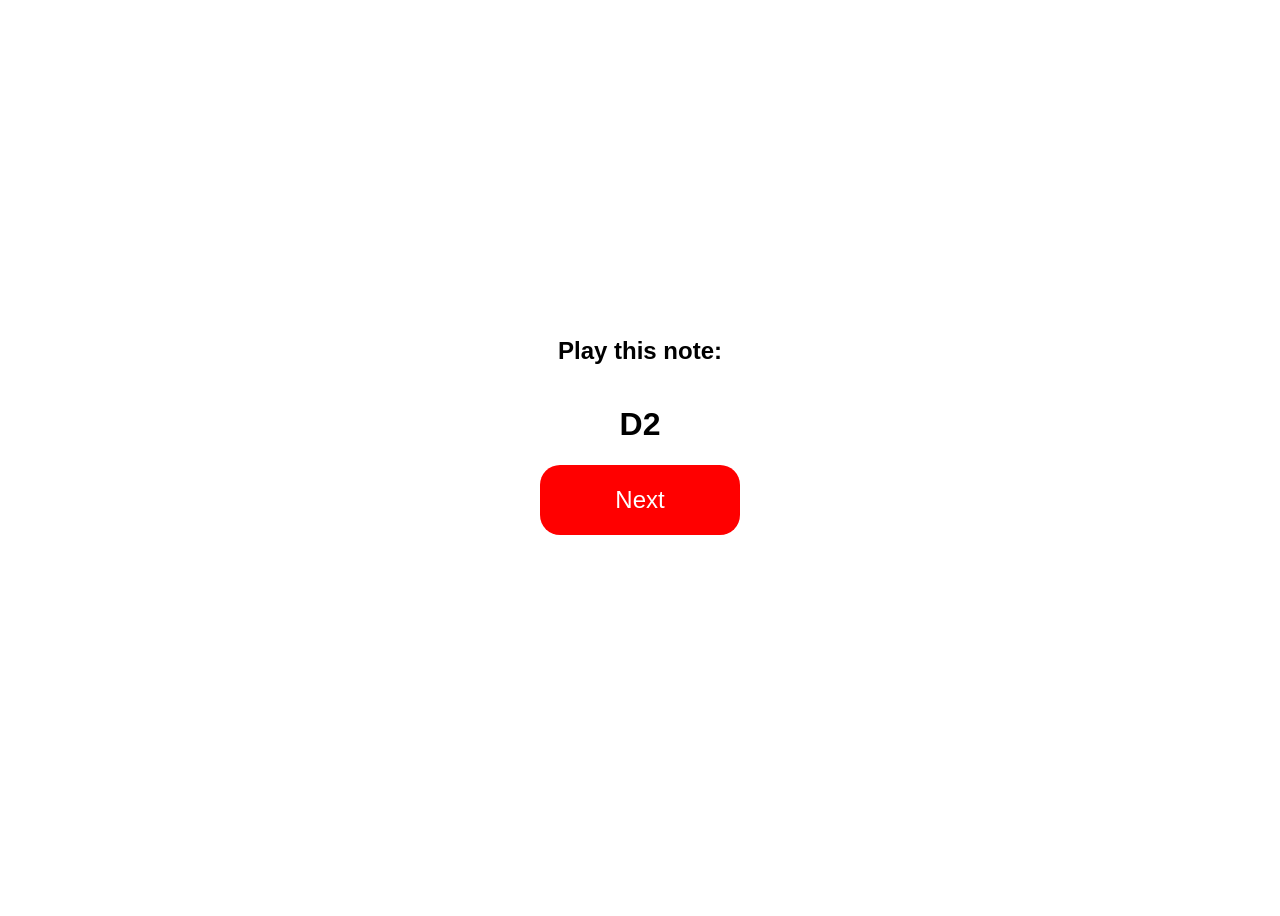
<file: index.html>
<!DOCTYPE html>
<html>
<head>
  <title>Tuner Game</title>
  <link rel="stylesheet" href="style.css">
</head>
<body>
  <h2>Play this note:</h2>
  <h1 id="target">--</h1>
  <button id="btn" onclick="nextNote()">Next</button>
  <p id="status"></p>
  <p id="cents"></p>
  <script src="script.js"></script>
</body>
</html>
</file>
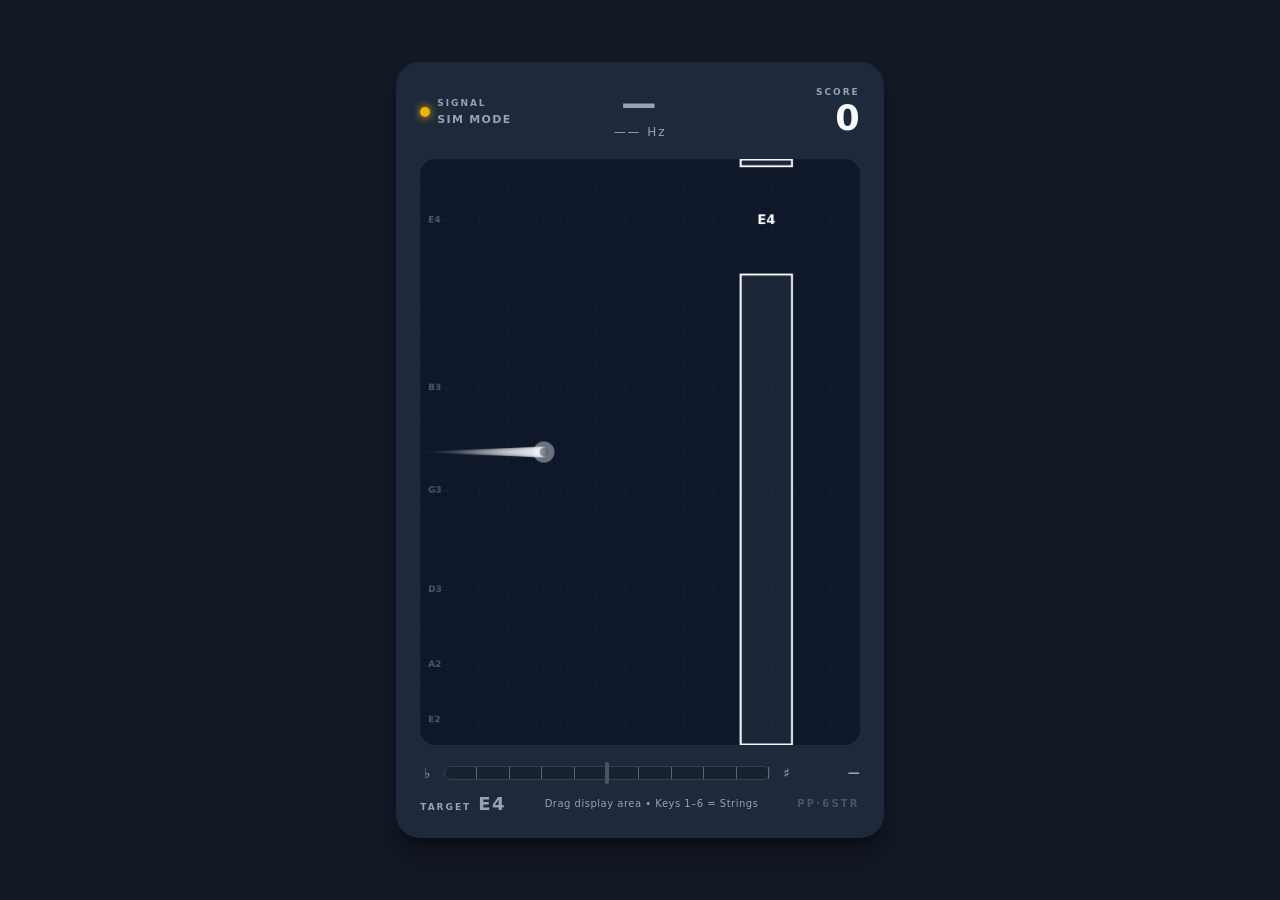
<file: game/game.html>
<!doctype html>
<html lang="en">
<head>
  <meta charset="utf-8" />
  <meta name="viewport" content="width=device-width, initial-scale=1, maximum-scale=1, user-scalable=no" />
  <title>PITCH PIPES — Open-String Pitch Trainer</title>
  <link rel="stylesheet" href="game_style.css">
</head>
<body>
  <main class="device" aria-label="Pitch Pipes guitar trainer">
    <div class="bar">
      <div class="status">
        <span class="dot" id="dot"></span>
        <span><span class="lbl">SIGNAL</span><span id="link">—</span></span>
      </div>
      <div class="readout">
        <div class="note flat" id="note">—</div>
        <div class="freq" id="freq">—— Hz</div>
      </div>
      <div class="score">
        <span class="lbl">SCORE</span>
        <span class="val" id="score">0</span>
      </div>
    </div>

    <div class="screen" id="screen">
      <canvas id="game"></canvas>

      <div class="overlay" id="overOverlay" hidden>
        <div class="go-sub">SIGNAL LOST / GAME OVER</div>
        <div class="big" id="finalScore">0</div>
        <div class="best" id="bestScore">BEST 0</div>
        <button class="btn" id="againBtn">↻ Play again</button>
      </div>
    </div>

    <div class="footer">
      <div class="tuner" aria-label="tuning meter">
        <span class="gl">♭</span>
        <div class="track">
          <div class="ticks"></div>
          <div class="center"></div>
          <div class="needle" id="needle"></div>
        </div>
        <span class="gl">♯</span>
        <span class="cents" id="cents">—</span>
      </div>
      <div class="footrow">
        <div class="target">
          <span class="lbl">TARGET</span>
          <span class="val" id="target">—</span>
        </div>
        <span class="hint" id="hint">&nbsp;</span>
        <span class="brand">PP·6STR</span>
      </div>
    </div>
  </main>
  <script src="game_script.js"></script>
</body>
</html>
</file>
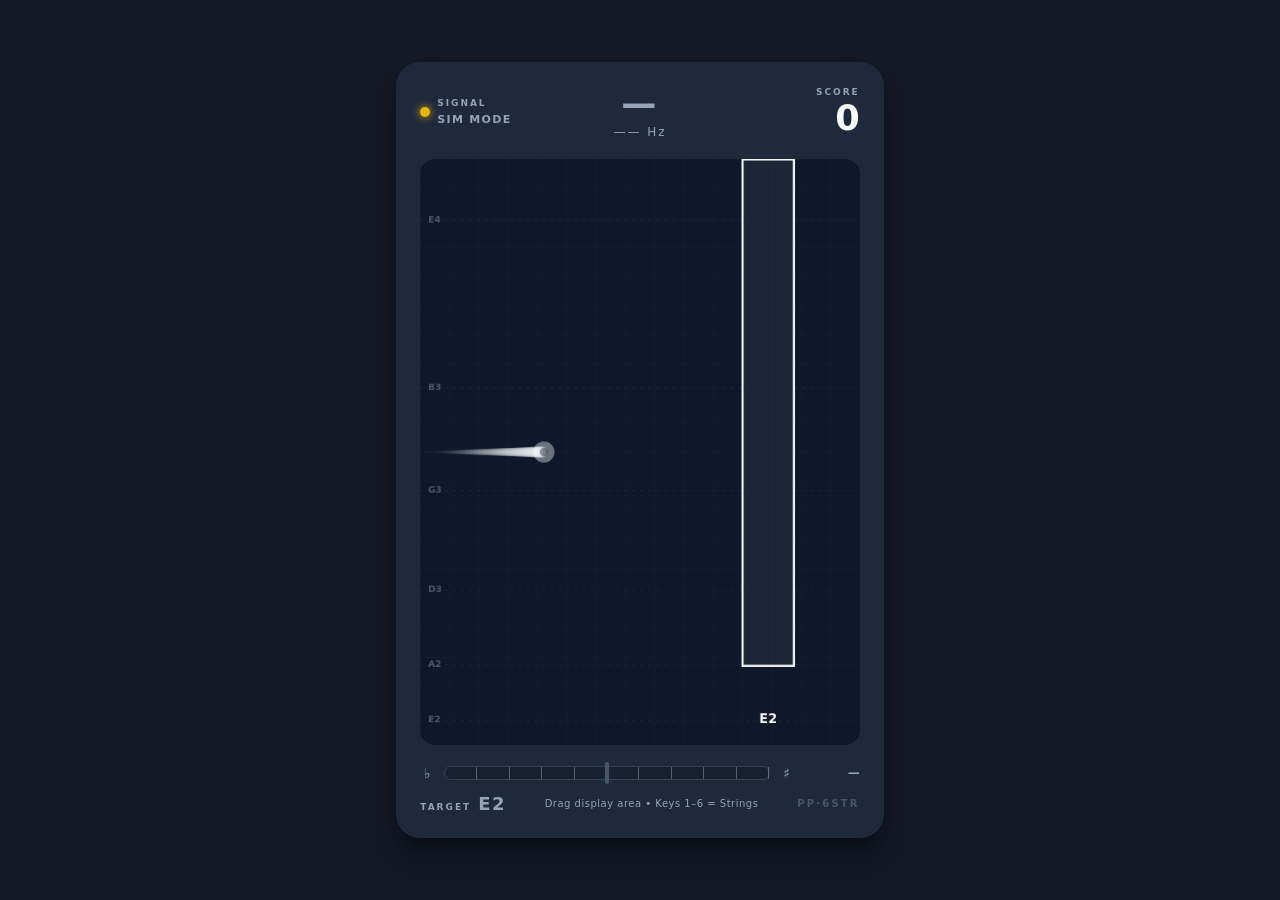
<file: nig_final_pre_nove_zapojenie_hardwarovacast_pred_combinom/data/game.html>
<!doctype html>
<html lang="en">
<head>
  <meta charset="utf-8" />
  <meta name="viewport" content="width=device-width, initial-scale=1, maximum-scale=1, user-scalable=no" />
  <title>PITCH PIPES — Open-String Pitch Trainer</title>
  <link rel="stylesheet" href="game_style.css">
</head>
<body>
  <main class="device" aria-label="Pitch Pipes guitar trainer">
    <div class="bar">
      <div class="status">
        <span class="dot" id="dot"></span>
        <span><span class="lbl">SIGNAL</span><span id="link">—</span></span>
      </div>
      <div class="readout">
        <div class="note flat" id="note">—</div>
        <div class="freq" id="freq">—— Hz</div>
      </div>
      <div class="score">
        <span class="lbl">SCORE</span>
        <span class="val" id="score">0</span>
      </div>
    </div>

    <div class="screen" id="screen">
      <canvas id="game"></canvas>

      <div class="overlay" id="overOverlay" hidden>
        <div class="go-sub">SIGNAL LOST / GAME OVER</div>
        <div class="big" id="finalScore">0</div>
        <div class="best" id="bestScore">BEST 0</div>
        <button class="btn" id="againBtn">↻ Play again</button> <br>
        <a href="gauge.html" class="btn">Return to Tuner</a>
      </div>
    </div>

    <div class="footer">
      <div class="tuner" aria-label="tuning meter">
        <span class="gl">♭</span>
        <div class="track">
          <div class="ticks"></div>
          <div class="center"></div>
          <div class="needle" id="needle"></div>
        </div>
        <span class="gl">♯</span>
        <span class="cents" id="cents">—</span>
      </div>
      <div class="footrow">
        <div class="target">
          <span class="lbl">TARGET</span>
          <span class="val" id="target">—</span>
        </div>
        <span class="hint" id="hint">&nbsp;</span>
        <span class="brand">PP·6STR</span>
      </div>
    </div>
  </main>
  <script src="game_script.js"></script>
</body>
</html>
</file>
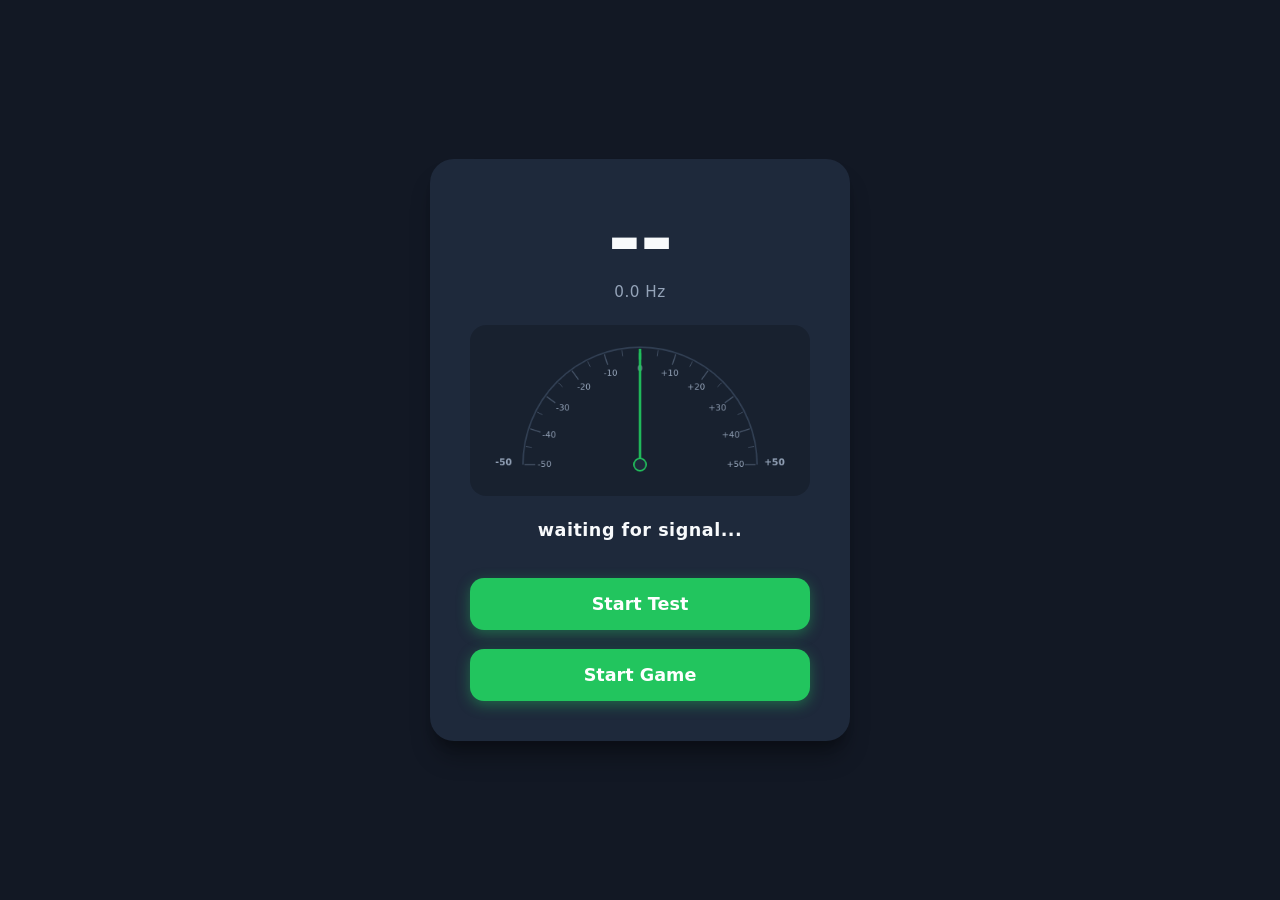
<file: nig_final_pre_nove_zapojenie_hardwarovacast_pred_combinom/data/gauge.html>
<!DOCTYPE html>
<html lang="en">
<head>
    <meta charset="UTF-8">
    <meta name="viewport" content="width=device-width, initial-scale=1.0">
    <title>Tuner</title>
    <link rel="stylesheet" href="gauge_style.css">
</head>
<body>
  <div class="tuner-container">
    <div class="note-display" id="noteName">--</div>
    <div class="freq-display" id="freqVal">0.0 Hz</div>
    
    <div class="canvas-wrap">
      <canvas id="gauge" width="400" height="180"></canvas>
    </div>
    
    <div class="cents-display" id="centsVal">waiting for signal...</div>
    
    <a href="test.html" class="start-btn">Start Test</a> <br>
    <a href="game.html" class="start-btn">Start Game</a>

  </div>

  <script src="gauge_script.js"></script>
</body>
</html>
</file>
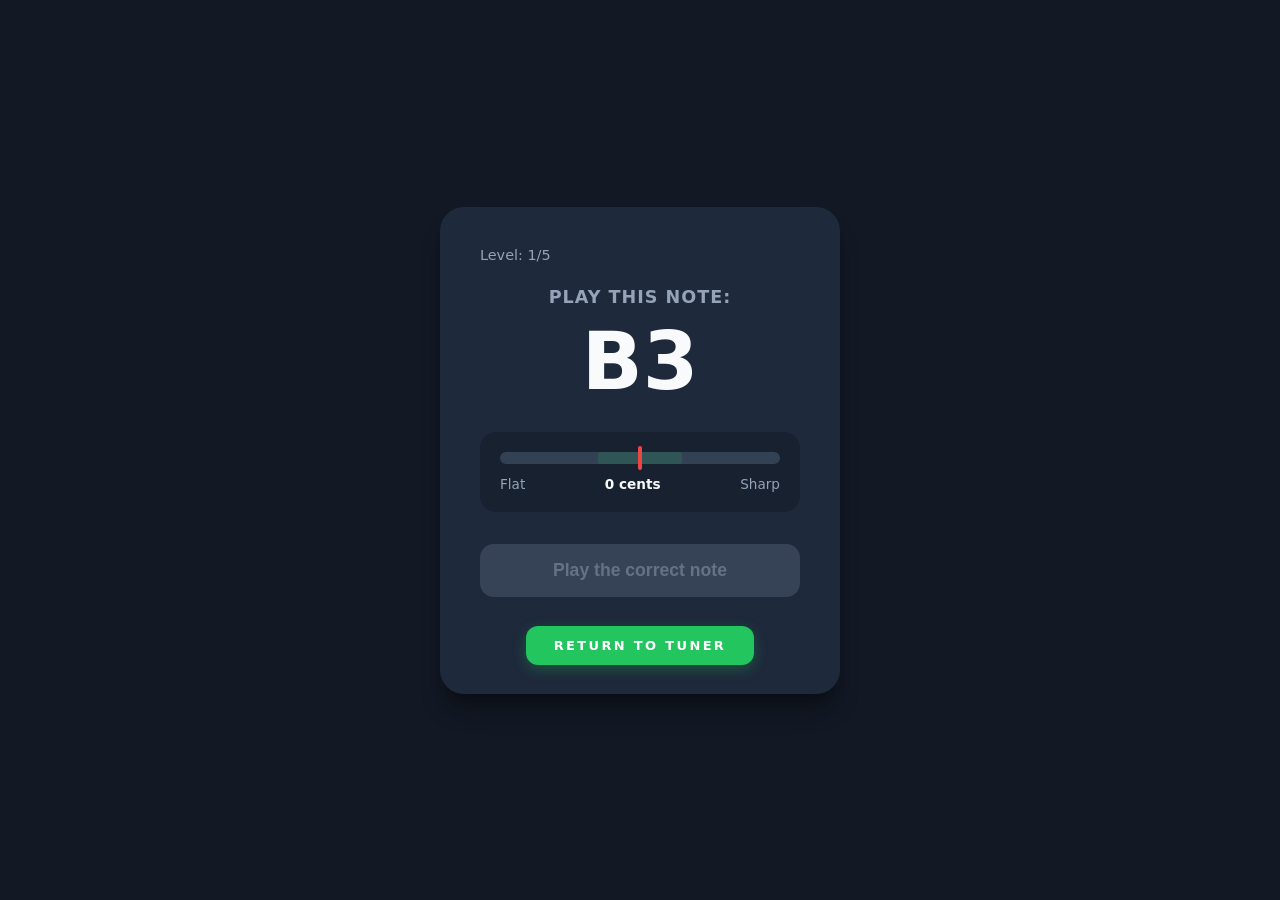
<file: nig_final_pre_nove_zapojenie_hardwarovacast_pred_combinom/data/test.html>
<!DOCTYPE html>
<html lang="en">
<head>
  <meta charset="UTF-8">
  <meta name="viewport" content="width=device-width, initial-scale=1.0">
  <title>Tuner Game</title>
  <link rel="stylesheet" href="test_style.css">
</head>
<body>

  <div class="game-container">
    <div class="header">
      <span id="level-display">Level: 1/5</span>
    </div>

    <div class="target-section">
      <h2>Play this note:</h2>
      <h1 id="target">--</h1>
    </div>

    <div class="tuner-box">
      <div class="tuner-meter">
        <div class="center-marker"></div>
        <div class="safe-zone"></div>
        <div id="needle"></div>
      </div>
      <div class="tuner-labels">
        <span>Flat</span>
        <span id="cents">0 cents</span>
        <span>Sharp</span>
      </div>
    </div>

    <button id="btn" onclick="nextNote()" disabled>Play the correct note</button> <br> <br> <br>
    <a href="gauge.html" class="btn">Return to Tuner</a>
  </div>

  <script src="test_script.js"></script>
</body>
</html>
</file>
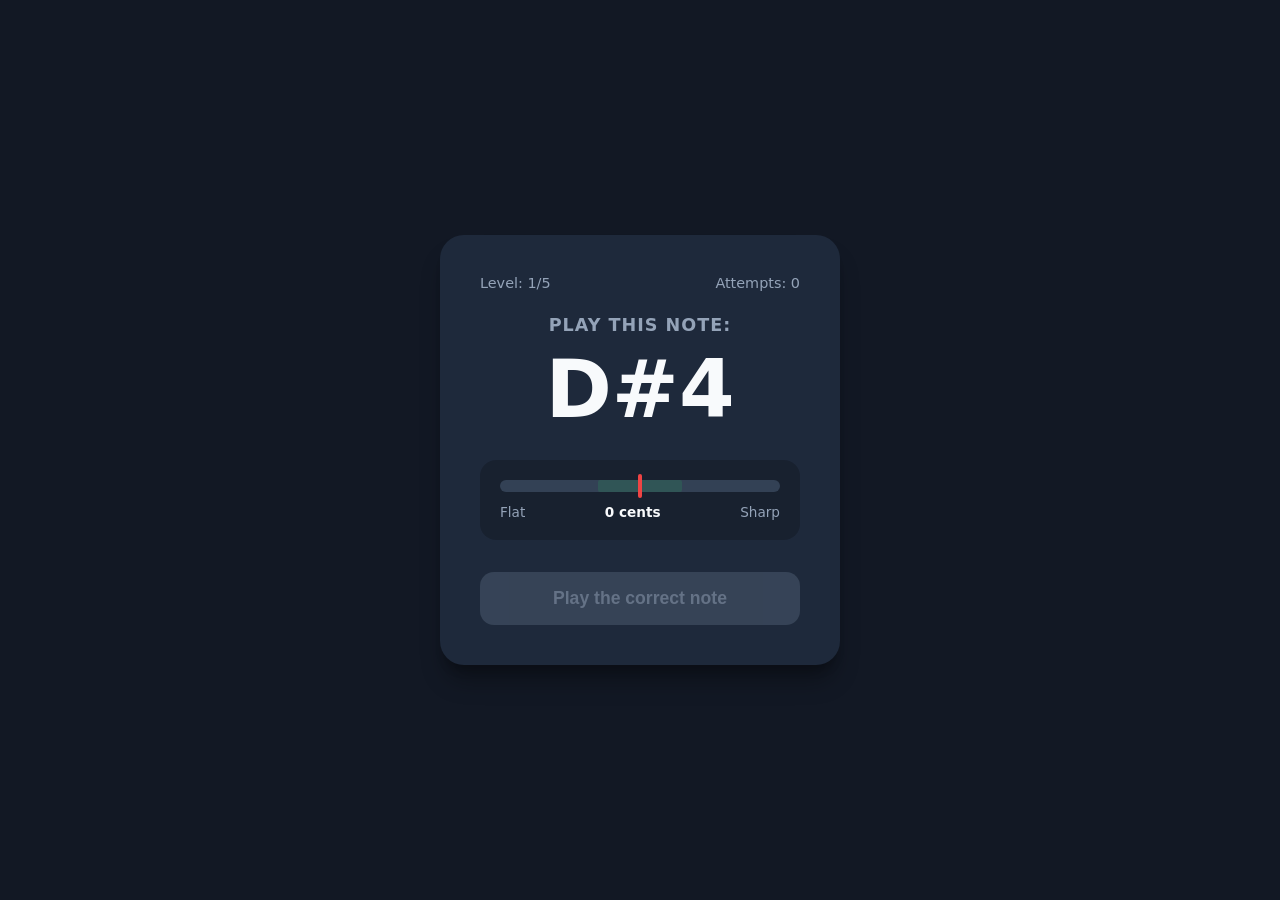
<file: wifi_yin_combine/data/game.html>
<!DOCTYPE html>
<html lang="en">
<head>
  <meta charset="UTF-8">
  <meta name="viewport" content="width=device-width, initial-scale=1.0">
  <title>Tuner Game</title>
  <link rel="stylesheet" href="game_style.css">
</head>
<body>

  <div class="game-container">
    <div class="header">
      <span id="level-display">Level: 1/5</span>
      <span id="attempts-display">Attempts: 0</span>
    </div>

    <div class="target-section">
      <h2>Play this note:</h2>
      <h1 id="target">--</h1>
    </div>

    <div class="tuner-box">
      <div class="tuner-meter">
        <div class="center-marker"></div>
        <div class="safe-zone"></div>
        <div id="needle"></div>
      </div>
      <div class="tuner-labels">
        <span>Flat</span>
        <span id="cents">0 cents</span>
        <span>Sharp</span>
      </div>
    </div>

    <button id="btn" onclick="nextNote()" disabled>Play the correct note</button>
  </div>

  <script src="game_script.js"></script>
</body>
</html>
</file>
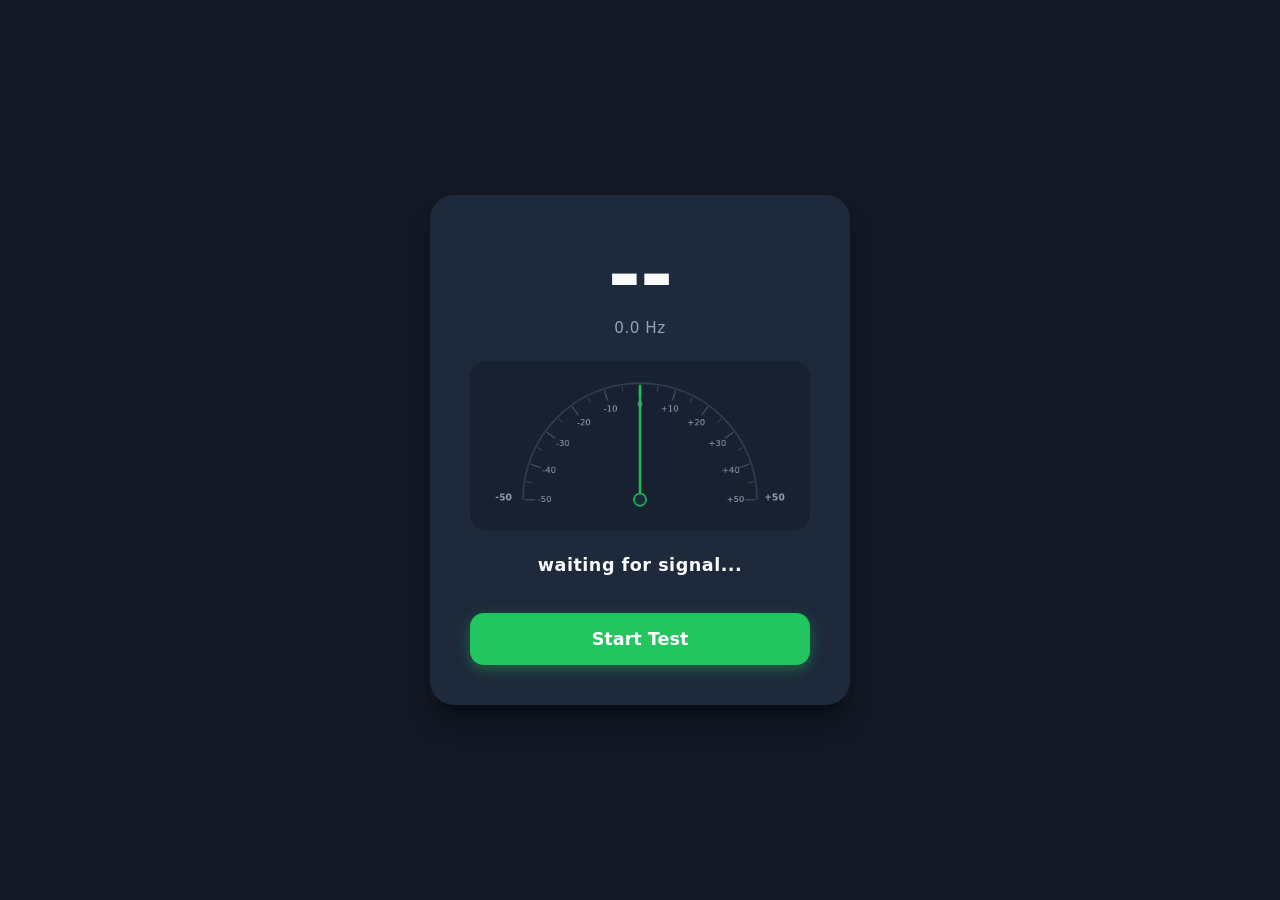
<file: wifi_yin_combine/data/gauge.html>
<!DOCTYPE html>
<html lang="en">
<head>
    <meta charset="UTF-8">
    <meta name="viewport" content="width=device-width, initial-scale=1.0">
    <title>Tuner</title>
    <link rel="stylesheet" href="gauge_style.css">
</head>
<body>
  <div class="tuner-container">
    <div class="note-display" id="noteName">--</div>
    <div class="freq-display" id="freqVal">0.0 Hz</div>
    
    <div class="canvas-wrap">
      <canvas id="gauge" width="400" height="180"></canvas>
    </div>
    
    <div class="cents-display" id="centsVal">waiting for signal...</div>
    
    <a href="game.html" class="start-btn">Start Test</a>
  </div>

  <script src="gauge_script.js"></script>
</body>
</html>
</file>
<file: style.css>
body {
    display: flex;
    flex-direction: column;
    align-items: center;
    justify-content: center;
    height: 100vh;
    font-family: Arial;
}

#btn {
    width: 200px;
    height: 70px;
    border: none;
    border-radius: 20px;
    font-size: 24px;
    cursor: pointer;
    background-color: red;
    color: white;
}

#btn.correct {
    background-color: green;
}

#startBtn {
    width: 200px;
    height: 70px;
    border: none;
    border-radius: 20px;
    font-size: 24px;
    cursor: pointer;
    background-color: green;
}

#startBtn a {
    color: white;
    text-decoration: none;
}

#againBtn {
    width: 200px;
    height: 70px;
    border: none;
    border-radius: 20px;
    font-size: 24px;
    cursor: pointer;
    background-color: green;
    color: white;
}
</file>
<file: game/game_style.css>
:root {
    --bg-color: #121824;
    --card-bg: #1e293b;
    --text-main: #f8fafc;
    --text-muted: #94a3b8;
    --accent-red: #ef4444;
    --accent-yellow: #eab308;
    --accent-green: #22c55e;
    --screen-bg: #0f172a;
}

* { 
    box-sizing: border-box; 
    -webkit-tap-highlight-color: transparent; 
}

html, body { 
    height: 100%; 
    margin: 0; 
}

body {
    font-family: system-ui, -apple-system, BlinkMacSystemFont, 'Segoe UI', Roboto, sans-serif;
    color: var(--text-main);
    background: var(--bg-color);
    display: flex; 
    align-items: center; 
    justify-content: center;
    min-height: 100dvh; 
    padding: 14px; 
    overflow: hidden;
    user-select: none;
}

/* ---- The instrument container ---- */
.device {
    width: min(520px, 94vw, calc((92dvh - 178px) * 0.75));
    background: var(--card-bg);
    border-radius: 24px;
    padding: 1.5rem;
    box-shadow: 0 20px 25px -5px rgba(0, 0, 0, 0.3), 0 10px 10px -5px rgba(0, 0, 0, 0.2);
    position: relative;
}

/* ---- Top readout bar ---- */
.bar { 
    display: flex; 
    align-items: center; 
    justify-content: space-between;
    gap: 10px; 
    padding-bottom: 1.25rem; 
}

.bar .status { 
    display: flex; 
    align-items: center; 
    gap: 7px; 
    min-width: 96px; 
}

#link {
    font-size: 11px;
    letter-spacing: .12em;
    color: var(--text-muted);
    font-weight: 600;
}

.dot { 
    width: 10px; 
    height: 10px; 
    border-radius: 50%; 
    background: #475569;
    transition: .2s; 
    flex: none; 
}
.dot.live { background: var(--accent-green); box-shadow: 0 0 8px var(--accent-green); }
.dot.sim { background: var(--accent-yellow); box-shadow: 0 0 8px var(--accent-yellow); }

.lbl { 
    font-size: 9px; 
    letter-spacing: .22em; 
    color: var(--text-muted); 
    display: block; 
    line-height: 1.2; 
    font-weight: 700;
}

.readout { 
    flex: 1; 
    text-align: center; 
}

.note { 
    font-size: 2.2rem; 
    font-weight: 800; 
    letter-spacing: .06em; 
    line-height: 1;
    color: var(--text-main); 
}
.note.flat { 
    color: var(--text-muted); 
}

.freq { 
    font-size: 12px; 
    letter-spacing: .16em; 
    color: var(--text-muted); 
    margin-top: 4px; 
    font-weight: 500;
}

.score { 
    min-width: 96px; 
    text-align: right; 
}
.score .val { 
    font-size: 2.2rem; 
    font-weight: 800; 
    color: var(--text-main); 
}

/* ---- The screen container ---- */
.screen {
    position: relative; 
    width: 100%; 
    aspect-ratio: 540/720;
    background: var(--screen-bg);
    border-radius: 16px; 
    overflow: hidden;
    box-shadow: inset 0 4px 12px rgba(0,0,0,0.5);
}

canvas { 
    position: absolute; 
    inset: 0; 
    width: 100%; 
    height: 100%; 
    z-index: 1; 
    display: block; 
}

/* ---- Card Overlays ---- */
.overlay {
    position: absolute; 
    inset: 0; 
    z-index: 6;
    display: flex; 
    flex-direction: column; 
    align-items: center; 
    justify-content: center;
    gap: 14px; 
    padding: 26px 22px; 
    text-align: center;
    background: rgba(15, 23, 42, 0.9);
    backdrop-filter: blur(4px);
    cursor: pointer;
}
.overlay[hidden] { display: none; }

.big { 
    font-size: 4.5rem; 
    font-weight: 800; 
    line-height: 1; 
    color: var(--text-main); 
}
.go-sub { 
    font-size: 11px; 
    letter-spacing: .24em; 
    color: var(--accent-red); 
    font-weight: 700;
}
.best { 
    font-size: 12px; 
    letter-spacing: .18em; 
    color: var(--text-muted); 
    font-weight: 600;
}

.btn {
    margin-top: 8px; 
    cursor: pointer; 
    font-family: inherit; 
    font-size: 13px; 
    font-weight: 700;
    letter-spacing: .18em; 
    color: #ffffff;
    padding: 12px 28px; 
    border-radius: 12px;
    background: var(--accent-green); 
    border: none;
    box-shadow: 0 4px 14px rgba(34, 197, 94, 0.3);
    transition: .15s; 
    text-transform: uppercase;
}
.btn:hover { 
    transform: translateY(-2px);
    box-shadow: 0 6px 20px rgba(34, 197, 94, 0.5);
}

/* ---- Bottom bar: target + tuner ---- */
.footer { 
    padding-top: 1.25rem; 
    display: flex; 
    flex-direction: column; 
    gap: 12px; 
}

.tuner { 
    display: flex; 
    align-items: center; 
    gap: 10px; 
}
.tuner .gl { 
    font-size: 14px; 
    color: var(--text-muted); 
    width: 14px; 
    text-align: center; 
    flex: none; 
}

.track { 
    position: relative; 
    flex: 1; 
    height: 14px; 
    border-radius: 7px;
    background: rgba(0, 0, 0, 0.2);
    border: 1px solid #334155; 
    overflow: visible; 
}
.track .center { 
    position: absolute; 
    left: 50%; 
    top: -3px; 
    bottom: -3px; 
    width: 2px; 
    transform: translateX(-1px);
    background: var(--text-muted); 
    z-index: 2;
}
.track .ticks { 
    position: absolute; 
    inset: 0; 
    opacity: .3;
    background: repeating-linear-gradient(90deg, transparent 0 calc(10% - 1px), var(--text-main) calc(10% - 1px) 10%); 
}

.needle { 
    position: absolute; 
    top: -5px; 
    bottom: -5px; 
    width: 4px; 
    left: 50%;
    transform: translateX(-2px); 
    border-radius: 2px; 
    background: var(--accent-red);
    transition: left .06s linear, background .1s; 
    z-index: 3;
}

.cents { 
    font-size: 12px; 
    font-weight: 600; 
    color: var(--text-main); 
    width: 56px; 
    text-align: right; 
    flex: none; 
}

.footrow { 
    display: flex; 
    align-items: center; 
    justify-content: space-between; 
    gap: 8px; 
}

.target { 
    display: flex; 
    align-items: baseline; 
    gap: 7px; 
}
.target .val { 
    font-size: 18px; 
    font-weight: 800; 
    color: var(--text-muted); 
    letter-spacing: .08em; 
}
.target .val.hit { 
    color: var(--accent-green); 
    text-shadow: 0 0 10px rgba(34, 197, 94, 0.3);
}

.hint { 
    font-size: 10px; 
    letter-spacing: .05em; 
    color: var(--text-muted); 
    text-align: center; 
    flex: 1; 
    font-weight: 500;
}
.brand { 
    font-size: 10px; 
    letter-spacing: .22em; 
    color: #475569; 
    font-weight: 700;
}
</file>
<file: nig_final_pre_nove_zapojenie_hardwarovacast_pred_combinom/data/game_style.css>
:root {
    --bg-color: #121824;
    --card-bg: #1e293b;
    --text-main: #f8fafc;
    --text-muted: #94a3b8;
    --accent-red: #ef4444;
    --accent-yellow: #eab308;
    --accent-green: #22c55e;
    --screen-bg: #0f172a;
}

* { 
    box-sizing: border-box; 
    -webkit-tap-highlight-color: transparent; 
}

html, body { 
    height: 100%; 
    margin: 0; 
}

body {
    font-family: system-ui, -apple-system, BlinkMacSystemFont, 'Segoe UI', Roboto, sans-serif;
    color: var(--text-main);
    background: var(--bg-color);
    display: flex; 
    align-items: center; 
    justify-content: center;
    min-height: 100dvh; 
    padding: 14px; 
    overflow: hidden;
    user-select: none;
}

/* ---- The instrument container ---- */
.device {
    width: min(520px, 94vw, calc((92dvh - 178px) * 0.75));
    background: var(--card-bg);
    border-radius: 24px;
    padding: 1.5rem;
    box-shadow: 0 20px 25px -5px rgba(0, 0, 0, 0.3), 0 10px 10px -5px rgba(0, 0, 0, 0.2);
    position: relative;
}

/* ---- Top readout bar ---- */
.bar { 
    display: flex; 
    align-items: center; 
    justify-content: space-between;
    gap: 10px; 
    padding-bottom: 1.25rem; 
}

.bar .status { 
    display: flex; 
    align-items: center; 
    gap: 7px; 
    min-width: 96px; 
}

#link {
    font-size: 11px;
    letter-spacing: .12em;
    color: var(--text-muted);
    font-weight: 600;
}

.dot { 
    width: 10px; 
    height: 10px; 
    border-radius: 50%; 
    background: #475569;
    transition: .2s; 
    flex: none; 
}
.dot.live { background: var(--accent-green); box-shadow: 0 0 8px var(--accent-green); }
.dot.sim { background: var(--accent-yellow); box-shadow: 0 0 8px var(--accent-yellow); }

.lbl { 
    font-size: 9px; 
    letter-spacing: .22em; 
    color: var(--text-muted); 
    display: block; 
    line-height: 1.2; 
    font-weight: 700;
}

.readout { 
    flex: 1; 
    text-align: center; 
}

.note { 
    font-size: 2.2rem; 
    font-weight: 800; 
    letter-spacing: .06em; 
    line-height: 1;
    color: var(--text-main); 
}
.note.flat { 
    color: var(--text-muted); 
}

.freq { 
    font-size: 12px; 
    letter-spacing: .16em; 
    color: var(--text-muted); 
    margin-top: 4px; 
    font-weight: 500;
}

.score { 
    min-width: 96px; 
    text-align: right; 
}
.score .val { 
    font-size: 2.2rem; 
    font-weight: 800; 
    color: var(--text-main); 
}

/* ---- The screen container ---- */
.screen {
    position: relative; 
    width: 100%; 
    aspect-ratio: 540/720;
    background: var(--screen-bg);
    border-radius: 16px; 
    overflow: hidden;
    box-shadow: inset 0 4px 12px rgba(0,0,0,0.5);
}

canvas { 
    position: absolute; 
    inset: 0; 
    width: 100%; 
    height: 100%; 
    z-index: 1; 
    display: block; 
}

/* ---- Card Overlays ---- */
.overlay {
    position: absolute; 
    inset: 0; 
    z-index: 6;
    display: flex; 
    flex-direction: column; 
    align-items: center; 
    justify-content: center;
    gap: 14px; 
    padding: 26px 22px; 
    text-align: center;
    background: rgba(15, 23, 42, 0.9);
    backdrop-filter: blur(4px);
    cursor: pointer;
}
.overlay[hidden] { display: none; }

.big { 
    font-size: 4.5rem; 
    font-weight: 800; 
    line-height: 1; 
    color: var(--text-main); 
}
.go-sub { 
    font-size: 11px; 
    letter-spacing: .24em; 
    color: var(--accent-red); 
    font-weight: 700;
}
.best { 
    font-size: 12px; 
    letter-spacing: .18em; 
    color: var(--text-muted); 
    font-weight: 600;
}

.btn {
    margin-top: 8px; 
    cursor: pointer; 
    font-family: inherit; 
    font-size: 13px; 
    font-weight: 700;
    letter-spacing: .18em; 
    color: #ffffff;
    padding: 12px 28px; 
    border-radius: 12px;
    background: var(--accent-green); 
    border: none;
    box-shadow: 0 4px 14px rgba(34, 197, 94, 0.3);
    transition: .15s; 
    text-transform: uppercase;
    text-decoration: none;
}
.btn:hover { 
    transform: translateY(-2px);
    box-shadow: 0 6px 20px rgba(34, 197, 94, 0.5);
}

/* ---- Bottom bar: target + tuner ---- */
.footer { 
    padding-top: 1.25rem; 
    display: flex; 
    flex-direction: column; 
    gap: 12px; 
}

.tuner { 
    display: flex; 
    align-items: center; 
    gap: 10px; 
}
.tuner .gl { 
    font-size: 14px; 
    color: var(--text-muted); 
    width: 14px; 
    text-align: center; 
    flex: none; 
}

.track { 
    position: relative; 
    flex: 1; 
    height: 14px; 
    border-radius: 7px;
    background: rgba(0, 0, 0, 0.2);
    border: 1px solid #334155; 
    overflow: visible; 
}
.track .center { 
    position: absolute; 
    left: 50%; 
    top: -3px; 
    bottom: -3px; 
    width: 2px; 
    transform: translateX(-1px);
    background: var(--text-muted); 
    z-index: 2;
}
.track .ticks { 
    position: absolute; 
    inset: 0; 
    opacity: .3;
    background: repeating-linear-gradient(90deg, transparent 0 calc(10% - 1px), var(--text-main) calc(10% - 1px) 10%); 
}

.needle { 
    position: absolute; 
    top: -5px; 
    bottom: -5px; 
    width: 4px; 
    left: 50%;
    transform: translateX(-2px); 
    border-radius: 2px; 
    background: var(--accent-red);
    transition: left .06s linear, background .1s; 
    z-index: 3;
}

.cents { 
    font-size: 12px; 
    font-weight: 600; 
    color: var(--text-main); 
    width: 56px; 
    text-align: right; 
    flex: none; 
}

.footrow { 
    display: flex; 
    align-items: center; 
    justify-content: space-between; 
    gap: 8px; 
}

.target { 
    display: flex; 
    align-items: baseline; 
    gap: 7px; 
}
.target .val { 
    font-size: 18px; 
    font-weight: 800; 
    color: var(--text-muted); 
    letter-spacing: .08em; 
}
.target .val.hit { 
    color: var(--accent-green); 
    text-shadow: 0 0 10px rgba(34, 197, 94, 0.3);
}

.hint { 
    font-size: 10px; 
    letter-spacing: .05em; 
    color: var(--text-muted); 
    text-align: center; 
    flex: 1; 
    font-weight: 500;
}
.brand { 
    font-size: 10px; 
    letter-spacing: .22em; 
    color: #475569; 
    font-weight: 700;
}
</file>
<file: nig_final_pre_nove_zapojenie_hardwarovacast_pred_combinom/data/gauge_style.css>
:root {
    --bg-color: #121824;
    --card-bg: #1e293b;
    --text-main: #f8fafc;
    --text-muted: #94a3b8;
    --accent-red: #ef4444;
    --accent-yellow: #eab308;
    --accent-green: #22c55e;
}

body {
    display: flex;
    flex-direction: column;
    align-items: center;
    justify-content: center;
    height: 100vh;
    margin: 0;
    background-color: var(--bg-color);
    font-family: system-ui, -apple-system, BlinkMacSystemFont, 'Segoe UI', Roboto, sans-serif;
    color: var(--text-main);
}

.tuner-container {
    background: var(--card-bg);
    border-radius: 24px;
    padding: 2.5rem;
    display: flex;
    flex-direction: column;
    align-items: center;
    width: 100%;
    max-width: 420px;
    box-sizing: border-box;
    box-shadow: 0 20px 25px -5px rgba(0, 0, 0, 0.3), 0 10px 10px -5px rgba(0, 0, 0, 0.2);
}

.note-display {
    font-size: 5rem;
    font-weight: 800;
    color: var(--text-main);
    line-height: 1;
    margin-bottom: 0.25rem;
    letter-spacing: -1px;
}

.freq-display {
    font-size: 0.95rem;
    font-weight: 500;
    color: var(--text-muted);
    margin-bottom: 1.5rem;
    letter-spacing: 0.5px;
}

.canvas-wrap {
    background: rgba(0, 0, 0, 0.2);
    padding: 1rem;
    border-radius: 16px;
    width: 100%;
    box-sizing: border-box;
    display: flex;
    justify-content: center;
}

canvas {
    max-width: 100%;
    height: auto;
}

.cents-display {
    font-size: 1.1rem;
    font-weight: 600;
    margin-top: 1.5rem;
    margin-bottom: 2rem;
    letter-spacing: 0.5px;
    min-height: 26px;
    text-align: center;
}

.start-btn {
    display: block;
    width: 100%;
    padding: 1rem;
    border-radius: 14px;
    font-size: 1.1rem;
    font-weight: 600;
    text-align: center;
    text-decoration: none;
    background-color: var(--accent-green);
    color: #ffffff;
    box-sizing: border-box;
    box-shadow: 0 4px 14px rgba(34, 197, 94, 0.4);
    transition: all 0.3s ease;
}

.start-btn:hover {
    transform: translateY(-2px);
    box-shadow: 0 6px 20px rgba(34, 197, 94, 0.6);
}
</file>
<file: nig_final_pre_nove_zapojenie_hardwarovacast_pred_combinom/data/test_style.css>
:root {
    --bg-color: #121824;
    --card-bg: #1e293b;
    --text-main: #f8fafc;
    --text-muted: #94a3b8;
    --accent-red: #ef4444;
    --accent-green: #22c55e;
    --accent-blue: #3b82f6;
}

body {
    display: flex;
    align-items: center;
    justify-content: center;
    height: 100vh;
    margin: 0;
    font-family: system-ui, -apple-system, BlinkMacSystemFont, 'Segoe UI', Roboto, sans-serif;
    background-color: var(--bg-color);
    color: var(--text-main);
}

.game-container {
    background: var(--card-bg);
    padding: 2.5rem;
    border-radius: 24px;
    box-shadow: 0 20px 25px -5px rgba(0, 0, 0, 0.3), 0 10px 10px -5px rgba(0, 0, 0, 0.2);
    width: 100%;
    max-width: 400px;
    text-align: center;
    box-sizing: border-box;
}

.header {
    display: flex;
    justify-content: space-between;
    font-size: 0.9rem;
    color: var(--text-muted);
    margin-bottom: 1.5rem;
    font-weight: 500;
}

.target-section h2 {
    font-size: 1.1rem;
    color: var(--text-muted);
    text-transform: uppercase;
    letter-spacing: 1px;
    margin: 0;
}

#target {
    font-size: 5rem;
    margin: 0.5rem 0 1.5rem 0;
    font-weight: 800;
    color: var(--text-main);
    transition: color 0.3s, transform 0.3s;
}

.target-section.correct #target {
    color: var(--accent-green);
    transform: scale(1.05);
    text-shadow: 0 0 20px rgba(34, 197, 94, 0.4);
}

/* Tuner UI */
.tuner-box {
    background: rgba(0, 0, 0, 0.2);
    padding: 1.25rem;
    border-radius: 16px;
    margin-bottom: 2rem;
}

.tuner-meter {
    position: relative;
    height: 12px;
    background: #334155;
    border-radius: 6px;
    margin-bottom: 0.75rem;
    overflow: visible;
}

.center-marker {
    position: absolute;
    left: 50%;
    top: -4px;
    width: 2px;
    height: 20px;
    background: var(--text-muted);
    transform: translateX(-50%);
    z-index: 2;
}

/* Highlights the +/- 15 cents target window */
.safe-zone {
    position: absolute;
    left: 35%; /* 50% - 15% */
    width: 30%; /* 15% + 15% */
    height: 100%;
    background: rgba(34, 197, 94, 0.15);
    border-radius: 2px;
}

#needle {
    position: absolute;
    left: 50%;
    top: -6px;
    width: 4px;
    height: 24px;
    background: var(--accent-red);
    border-radius: 2px;
    transform: translateX(-50%);
    transition: left 0.15s ease-out, background-color 0.2s;
    z-index: 3;
}

.tuner-labels {
    display: flex;
    justify-content: space-between;
    font-size: 0.85rem;
    color: var(--text-muted);
}

#cents {
    font-weight: 600;
    color: var(--text-main);
}

/* Buttons */
button {
    width: 100%;
    padding: 1rem;
    border: none;
    border-radius: 14px;
    font-size: 1.1rem;
    font-weight: 600;
    cursor: pointer;
    background-color: #475569;
    color: #94a3b8;
    transition: all 0.3s ease;
}

button:disabled {
    cursor: not-allowed;
    opacity: 0.6;
}

button.correct-ready {
    background: var(--accent-green);
    color: #ffffff;
    box-shadow: 0 4px 14px rgba(34, 197, 94, 0.4);
}

button.correct-ready:hover {
    transform: translateY(-2px);
    box-shadow: 0 6px 20px rgba(34, 197, 94, 0.6);
}

#againBtn {
    background: var(--accent-blue);
    color: white;
    margin-top: 1rem;
}

.btn {
    margin-top: 8px; 
    cursor: pointer; 
    font-family: inherit; 
    font-size: 13px; 
    font-weight: 700;
    letter-spacing: .18em; 
    color: #ffffff;
    padding: 12px 28px; 
    border-radius: 12px;
    background: var(--accent-green); 
    border: none;
    box-shadow: 0 4px 14px rgba(34, 197, 94, 0.3);
    transition: .15s; 
    text-transform: uppercase;
    text-decoration: none;
}
.btn:hover { 
    transform: translateY(-2px);
    box-shadow: 0 6px 20px rgba(34, 197, 94, 0.5);
}
</file>
<file: wifi_yin_combine/data/game_style.css>
:root {
    --bg-color: #121824;
    --card-bg: #1e293b;
    --text-main: #f8fafc;
    --text-muted: #94a3b8;
    --accent-red: #ef4444;
    --accent-green: #22c55e;
    --accent-blue: #3b82f6;
}

body {
    display: flex;
    align-items: center;
    justify-content: center;
    height: 100vh;
    margin: 0;
    font-family: system-ui, -apple-system, BlinkMacSystemFont, 'Segoe UI', Roboto, sans-serif;
    background-color: var(--bg-color);
    color: var(--text-main);
}

.game-container {
    background: var(--card-bg);
    padding: 2.5rem;
    border-radius: 24px;
    box-shadow: 0 20px 25px -5px rgba(0, 0, 0, 0.3), 0 10px 10px -5px rgba(0, 0, 0, 0.2);
    width: 100%;
    max-width: 400px;
    text-align: center;
    box-sizing: border-box;
}

.header {
    display: flex;
    justify-content: space-between;
    font-size: 0.9rem;
    color: var(--text-muted);
    margin-bottom: 1.5rem;
    font-weight: 500;
}

.target-section h2 {
    font-size: 1.1rem;
    color: var(--text-muted);
    text-transform: uppercase;
    letter-spacing: 1px;
    margin: 0;
}

#target {
    font-size: 5rem;
    margin: 0.5rem 0 1.5rem 0;
    font-weight: 800;
    color: var(--text-main);
    transition: color 0.3s, transform 0.3s;
}

.target-section.correct #target {
    color: var(--accent-green);
    transform: scale(1.05);
    text-shadow: 0 0 20px rgba(34, 197, 94, 0.4);
}

/* Tuner UI */
.tuner-box {
    background: rgba(0, 0, 0, 0.2);
    padding: 1.25rem;
    border-radius: 16px;
    margin-bottom: 2rem;
}

.tuner-meter {
    position: relative;
    height: 12px;
    background: #334155;
    border-radius: 6px;
    margin-bottom: 0.75rem;
    overflow: visible;
}

.center-marker {
    position: absolute;
    left: 50%;
    top: -4px;
    width: 2px;
    height: 20px;
    background: var(--text-muted);
    transform: translateX(-50%);
    z-index: 2;
}

/* Highlights the +/- 15 cents target window */
.safe-zone {
    position: absolute;
    left: 35%; /* 50% - 15% */
    width: 30%; /* 15% + 15% */
    height: 100%;
    background: rgba(34, 197, 94, 0.15);
    border-radius: 2px;
}

#needle {
    position: absolute;
    left: 50%;
    top: -6px;
    width: 4px;
    height: 24px;
    background: var(--accent-red);
    border-radius: 2px;
    transform: translateX(-50%);
    transition: left 0.15s ease-out, background-color 0.2s;
    z-index: 3;
}

.tuner-labels {
    display: flex;
    justify-content: space-between;
    font-size: 0.85rem;
    color: var(--text-muted);
}

#cents {
    font-weight: 600;
    color: var(--text-main);
}

/* Buttons */
button {
    width: 100%;
    padding: 1rem;
    border: none;
    border-radius: 14px;
    font-size: 1.1rem;
    font-weight: 600;
    cursor: pointer;
    background-color: #475569;
    color: #94a3b8;
    transition: all 0.3s ease;
}

button:disabled {
    cursor: not-allowed;
    opacity: 0.6;
}

button.correct-ready {
    background: var(--accent-green);
    color: #ffffff;
    box-shadow: 0 4px 14px rgba(34, 197, 94, 0.4);
}

button.correct-ready:hover {
    transform: translateY(-2px);
    box-shadow: 0 6px 20px rgba(34, 197, 94, 0.6);
}

#againBtn {
    background: var(--accent-blue);
    color: white;
    margin-top: 1rem;
}
</file>
<file: wifi_yin_combine/data/gauge_style.css>
:root {
    --bg-color: #121824;
    --card-bg: #1e293b;
    --text-main: #f8fafc;
    --text-muted: #94a3b8;
    --accent-red: #ef4444;
    --accent-yellow: #eab308;
    --accent-green: #22c55e;
}

body {
    display: flex;
    flex-direction: column;
    align-items: center;
    justify-content: center;
    height: 100vh;
    margin: 0;
    background-color: var(--bg-color);
    font-family: system-ui, -apple-system, BlinkMacSystemFont, 'Segoe UI', Roboto, sans-serif;
    color: var(--text-main);
}

.tuner-container {
    background: var(--card-bg);
    border-radius: 24px;
    padding: 2.5rem;
    display: flex;
    flex-direction: column;
    align-items: center;
    width: 100%;
    max-width: 420px;
    box-sizing: border-box;
    box-shadow: 0 20px 25px -5px rgba(0, 0, 0, 0.3), 0 10px 10px -5px rgba(0, 0, 0, 0.2);
}

.note-display {
    font-size: 5rem;
    font-weight: 800;
    color: var(--text-main);
    line-height: 1;
    margin-bottom: 0.25rem;
    letter-spacing: -1px;
}

.freq-display {
    font-size: 0.95rem;
    font-weight: 500;
    color: var(--text-muted);
    margin-bottom: 1.5rem;
    letter-spacing: 0.5px;
}

.canvas-wrap {
    background: rgba(0, 0, 0, 0.2);
    padding: 1rem;
    border-radius: 16px;
    width: 100%;
    box-sizing: border-box;
    display: flex;
    justify-content: center;
}

canvas {
    max-width: 100%;
    height: auto;
}

.cents-display {
    font-size: 1.1rem;
    font-weight: 600;
    margin-top: 1.5rem;
    margin-bottom: 2rem;
    letter-spacing: 0.5px;
    min-height: 26px;
    text-align: center;
}

.start-btn {
    display: block;
    width: 100%;
    padding: 1rem;
    border-radius: 14px;
    font-size: 1.1rem;
    font-weight: 600;
    text-align: center;
    text-decoration: none;
    background-color: var(--accent-green);
    color: #ffffff;
    box-sizing: border-box;
    box-shadow: 0 4px 14px rgba(34, 197, 94, 0.4);
    transition: all 0.3s ease;
}

.start-btn:hover {
    transform: translateY(-2px);
    box-shadow: 0 6px 20px rgba(34, 197, 94, 0.6);
}
</file>
